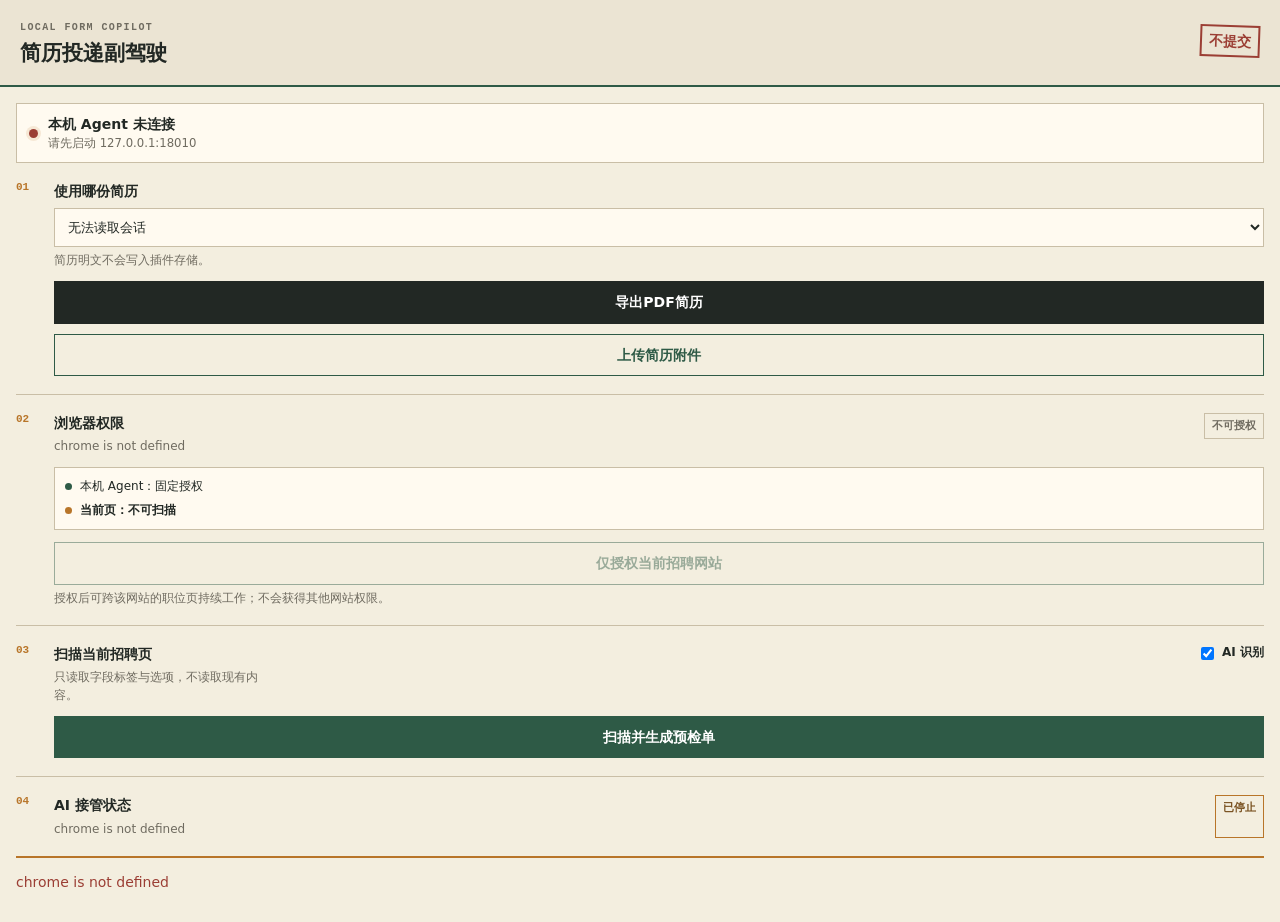
<file: browser_extension/panel.html>
<!doctype html>
<html lang="zh-CN">
<head>
  <meta charset="utf-8" />
  <meta name="viewport" content="width=device-width, initial-scale=1" />
  <title>简历投递副驾驶</title>
  <link rel="stylesheet" href="panel.css" />
</head>
<body>
  <header class="masthead">
    <div><span class="eyebrow">LOCAL FORM COPILOT</span><h1>简历投递副驾驶</h1></div>
    <span class="seal">不提交</span>
  </header>

  <main>
    <section class="status-strip" aria-live="polite">
      <span id="agent-dot" class="dot"></span>
      <div><strong id="agent-status">正在连接本机 Agent</strong><small id="agent-detail">127.0.0.1:18010</small></div>
    </section>

    <section class="sheet">
      <div class="section-number">01</div>
      <div class="section-body">
        <label for="session-select">使用哪份简历</label>
        <select id="session-select"><option value="">正在读取会话…</option></select>
        <p id="session-meta" class="hint">简历明文不会写入插件存储。</p>
        <button id="export-word-button" class="primary ink" type="button">导出PDF简历</button>
        <button id="upload-resume-button" class="secondary" type="button">上传简历附件</button>
      </div>
    </section>

    <section class="sheet">
      <div class="section-number">02</div>
      <div class="section-body">
        <div class="permission-head">
          <div><strong>浏览器权限</strong><p id="site-origin" class="hint">正在检查当前站点…</p></div>
          <span id="permission-badge" class="badge neutral">检查中</span>
        </div>
        <div class="permission-ledger">
          <span><i class="ledger-dot fixed"></i>本机 Agent：固定授权</span>
          <span><i id="site-dot" class="ledger-dot"></i><b id="site-access-label">当前页：临时访问</b></span>
        </div>
        <button id="grant-site-button" class="secondary">仅授权当前招聘网站</button>
        <button id="revoke-site-button" class="link-button" hidden>撤销当前网站持续权限</button>
        <p class="hint">授权后可跨该网站的职位页持续工作；不会获得其他网站权限。</p>
      </div>
    </section>

    <section class="sheet">
      <div class="section-number">03</div>
      <div class="section-body">
        <div class="row"><div><strong>扫描当前招聘页</strong><p class="hint">只读取字段标签与选项，不读取现有内容。</p></div><label class="ai-toggle"><input id="use-ai" type="checkbox" checked /> AI 识别</label></div>
        <button id="scan-button" class="primary">扫描并生成预检单</button>
      </div>
    </section>

    <section class="sheet auth-entry">
      <div class="section-number">04</div>
      <div class="section-body">
        <div class="row"><div><strong>AI 接管状态</strong><p id="takeover-status" class="hint">请先在招聘网站上完成登录，进入需要填写简历的页面后，点击浏览器右上角的扩展图标打开简历投递副驾驶。</p></div><span id="takeover-badge" class="badge neutral">请先打开副驾驶</span></div>
      </div>
    </section>

    <section id="plan-section" class="plan" hidden>
      <div class="plan-head"><div><span class="eyebrow">FILL PREVIEW</span><h2>填表预检清单</h2></div><span id="ai-badge" class="badge">规则</span></div>
      <div class="metrics"><div><strong id="fill-count">0</strong><span>建议填入</span></div><div><strong id="skip-count">0</strong><span>安全跳过</span></div></div>
      <div id="action-list" class="action-list"></div>
      <details><summary>查看跳过项</summary><div id="skip-list" class="skip-list"></div></details>
      <p class="boundary">AI 会先核验同源在招岗位；普通填表不会操作证件信息或人口统计项。验证码只能由你在“认证接力”中手动输入，最终提交必须逐岗位明确授权。</p>
      <button id="highlight-button" class="secondary">先在页面标记待填字段</button>
      <button id="fill-button" class="primary ink">填入当前页的空白字段</button>
    </section>

    <p id="message" class="message" aria-live="polite"></p>
    <div id="upload-confirm-bar" hidden>
      <span id="upload-confirm-text">简历已导出，是否上传？</span>
      <button id="upload-confirm-yes" class="primary ink" type="button">立即上传</button>
      <button id="upload-confirm-no" class="secondary" type="button">跳过</button>
    </div>
  </main>

  <dialog id="auth-dialog" aria-labelledby="auth-title">
    <form method="dialog" class="auth-receipt">
      <div class="receipt-head">
        <div><span class="eyebrow">AI APPLICATION HANDOFF</span><h2 id="auth-title">AI 投递接力</h2></div>
        <button id="auth-close-button" class="icon-button" value="cancel" aria-label="关闭认证接力">×</button>
      </div>
      <ol class="auth-steps" aria-label="认证步骤">
        <li id="auth-step-phone" class="active">1 官网接管</li>
        <li id="auth-step-code">2 验证码</li>
        <li id="auth-step-continue">3 自动投递</li>
      </ol>
      <p id="auth-origin" class="origin-slip"></p>
      <p id="auth-account-warning" class="boundary" hidden>该招聘网站提示：未注册手机号可能会创建招聘账号。继续即表示你确认该结果。</p>
      <div id="auth-otp-stage">
        <label class="auth-field" for="auth-otp">短信验证码</label>
        <input id="auth-otp" inputmode="numeric" autocomplete="one-time-code" placeholder="收到后由你手动填写" disabled />
      </div>
      <label id="auth-consent-row" class="consent-approval" hidden>
        <input id="auth-consent-approval" type="checkbox" />
        <span>我授权副驾驶仅为本次登录勾选招聘网站的隐私/用户协议同意项。<a id="auth-policy-link" href="#" target="_blank" rel="noreferrer" hidden>查看原文</a></span>
      </label>
      <label id="auth-submit-row" class="consent-approval submit-approval" hidden>
        <input id="auth-submit-approval" type="checkbox" />
        <span id="auth-submit-copy">我确认由 AI 为本岗位填写官网申请表，并在没有缺失字段、人工声明或人机验证时点击最终提交。</span>
      </label>
      <p id="auth-dialog-message" class="message" aria-live="polite"></p>
      <button id="complete-auth-button" class="primary ink" type="button" disabled>登录 / 创建招聘账号并继续</button>
      <p class="hard-stop">硬边界：不读取短信、不破解人机验证；必填字段、附件或人工声明不完整时不会提交。</p>
    </form>
  </dialog>
  <script src="permission-utils.js"></script>
  <script src="panel.js"></script>
</body>
</html>
</file>
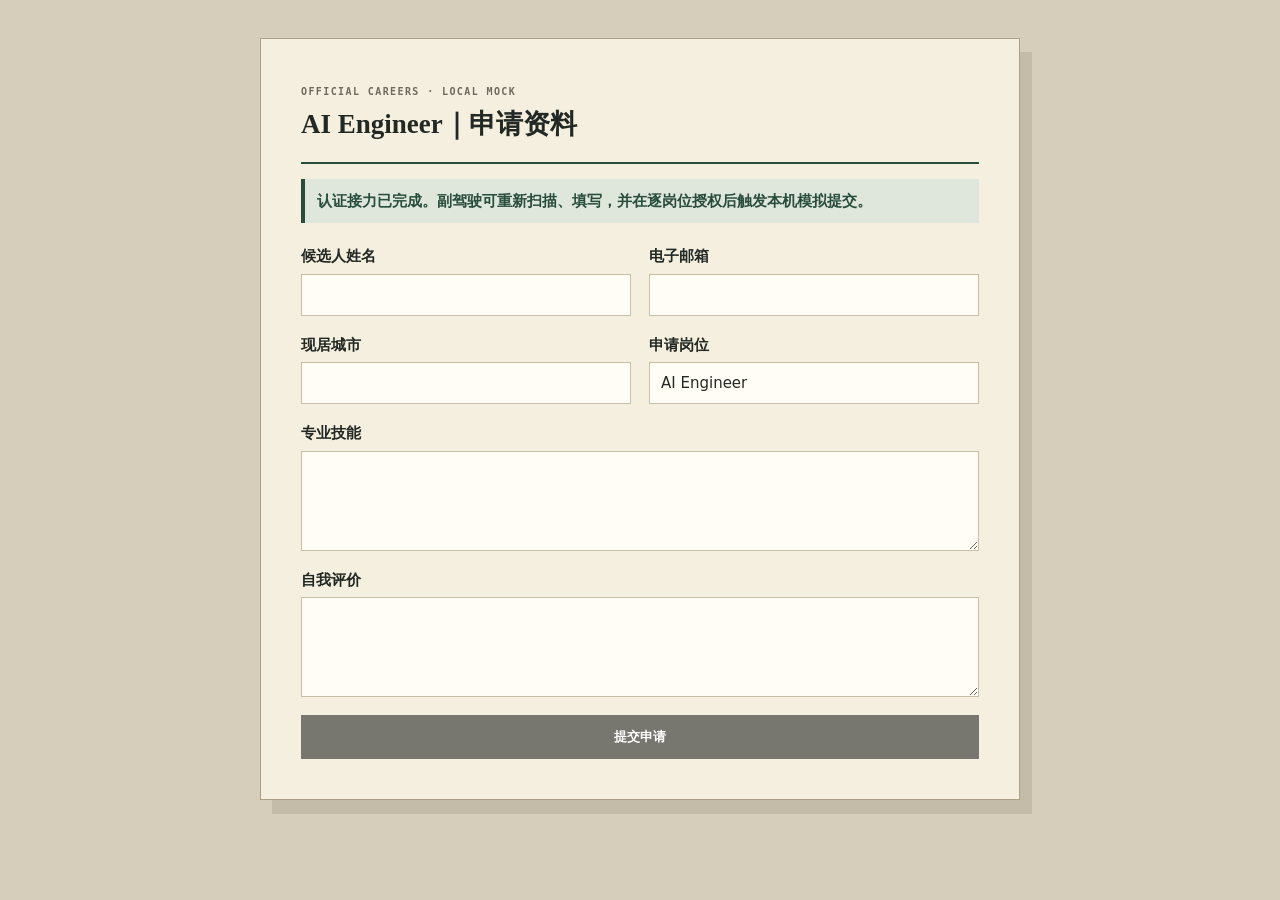
<file: src/resume_campaign_agent/static/browser-auth-complete.html>
<!doctype html>
<html lang="zh-CN">
<head>
  <meta charset="utf-8" />
  <meta name="viewport" content="width=device-width, initial-scale=1" />
  <title>星河实业｜职位申请（已完成登录演练）</title>
  <style>
    :root { --paper:#f5efdf; --ink:#222823; --green:#294d3d; --line:#c8bda5; }
    * { box-sizing:border-box; } body { margin:0; color:var(--ink); background:#d6ceba; font:15px/1.5 Inter,"Noto Sans SC",system-ui,sans-serif; }
    main { width:min(760px,calc(100% - 32px)); margin:38px auto; padding:40px; background:var(--paper); border:1px solid #ab9f85; box-shadow:12px 14px 0 #58514425; }
    header { padding-bottom:16px; border-bottom:2px solid var(--green); } small { color:#6f6a5e; font:700 10px ui-monospace,monospace; letter-spacing:.14em; } h1 { margin:4px 0; font:700 27px Georgia,"Noto Serif SC",serif; }
    .success { padding:11px 12px; color:var(--green); background:#dfe7dc; border-left:4px solid var(--green); font-weight:750; }
    form { display:grid; grid-template-columns:1fr 1fr; gap:18px; margin-top:22px; } label { display:grid; gap:6px; font-weight:700; }.wide { grid-column:1/-1; }
    input,textarea { width:100%; padding:11px; color:var(--ink); background:#fffdf6; border:1px solid var(--line); font:15px system-ui,sans-serif; } textarea { min-height:100px; }
    button { grid-column:1/-1; padding:13px; color:#fff; background:#77776f; border:0; font-weight:800; cursor:not-allowed; }
    @media(max-width:600px){ main{padding:24px}form{grid-template-columns:1fr}.wide,button{grid-column:auto} }
  </style>
</head>
<body>
  <main>
    <header><small>OFFICIAL CAREERS · LOCAL MOCK</small><h1>AI Engineer｜申请资料</h1></header>
    <p class="success">认证接力已完成。副驾驶可重新扫描、填写，并在逐岗位授权后触发本机模拟提交。</p>
    <form autocomplete="off">
      <label>候选人姓名<input name="candidate_name" autocomplete="name" /></label>
      <label>电子邮箱<input name="contact_email" type="email" autocomplete="email" /></label>
      <label>现居城市<input name="current_city" /></label>
      <label>申请岗位<input name="position_applied" value="AI Engineer" readonly /></label>
      <label class="wide">专业技能<textarea name="skills"></textarea></label>
      <label class="wide">自我评价<textarea name="self_evaluation"></textarea></label>
      <button id="submit-application" type="button">提交申请</button>
    </form>
  </main>
  <script>
    document.querySelector('#submit-application').addEventListener('click', () => {
      location.assign('/browser-submission-receipt');
    });
  </script>
</body>
</html>
</file>
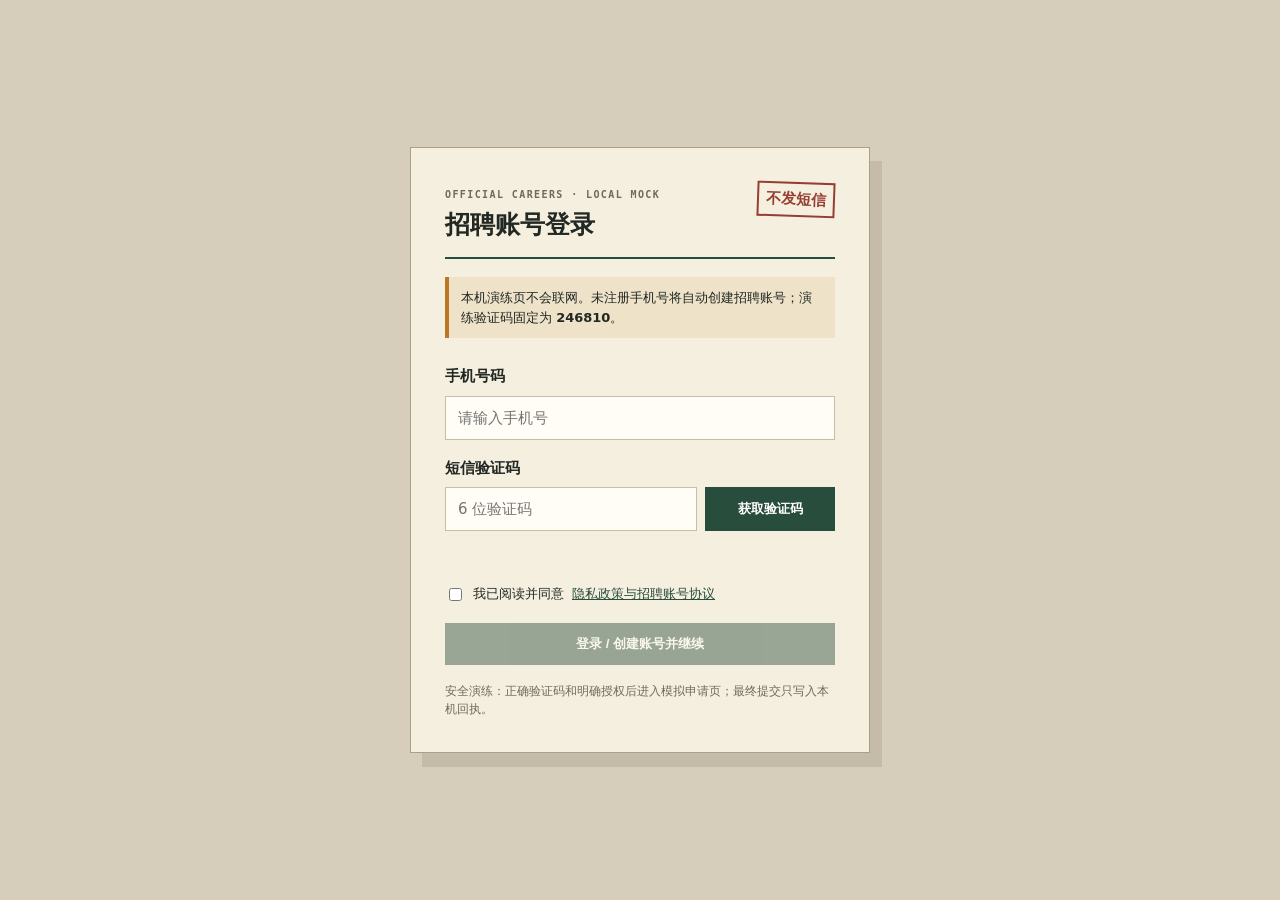
<file: src/resume_campaign_agent/static/browser-auth-test.html>
<!doctype html>
<html lang="zh-CN">
<head>
  <meta charset="utf-8" />
  <meta name="viewport" content="width=device-width, initial-scale=1" />
  <title>星河实业招聘账号登录｜认证接力演练</title>
  <style>
    :root { --paper:#f5efdf; --ink:#222823; --green:#294d3d; --amber:#bd7625; --red:#963e34; --line:#c8bda5; }
    * { box-sizing:border-box; }
    body { margin:0; min-height:100vh; display:grid; place-items:center; color:var(--ink); background:#d6ceba; font:15px/1.5 Inter,"Noto Sans SC",system-ui,sans-serif; }
    main { width:min(460px,calc(100% - 30px)); padding:34px; background:var(--paper); border:1px solid #ab9f85; box-shadow:12px 14px 0 #58514425; }
    header { display:flex; justify-content:space-between; gap:20px; padding-bottom:16px; border-bottom:2px solid var(--green); }
    small { color:#6f6a5e; font:700 10px ui-monospace,monospace; letter-spacing:.14em; } h1 { margin:4px 0 0; font:700 25px Georgia,"Noto Serif SC",serif; }
    .seal { align-self:flex-start; padding:4px 7px; color:var(--red); border:2px solid; font-weight:800; transform:rotate(2deg); }
    .notice { margin:18px 0; padding:11px 12px; background:#eee2c9; border-left:4px solid var(--amber); font-size:13px; }
    form { display:grid; gap:8px; } label { margin-top:9px; font-weight:750; }
    input { width:100%; padding:12px; color:var(--ink); background:#fffdf6; border:1px solid var(--line); font:15px system-ui,sans-serif; }
    .code-row { display:grid; grid-template-columns:1fr 130px; gap:8px; } button { padding:12px; color:#fff; background:var(--green); border:0; font-weight:800; cursor:pointer; } button:disabled { opacity:.45; cursor:not-allowed; }
    .consent { display:flex; gap:8px; align-items:flex-start; margin:11px 0; font-weight:500; font-size:13px; }.consent input { width:auto; margin-top:4px; }
    a { color:var(--green); }.mock-code { min-height:22px; margin:4px 0 0; color:var(--red); font-weight:750; }
    footer { margin-top:17px; color:#6f6a5e; font-size:12px; }
  </style>
</head>
<body>
  <main>
    <header><div><small>OFFICIAL CAREERS · LOCAL MOCK</small><h1>招聘账号登录</h1></div><span class="seal">不发短信</span></header>
    <p class="notice">本机演练页不会联网。未注册手机号将自动创建招聘账号；演练验证码固定为 <strong>246810</strong>。</p>
    <form id="auth-form" autocomplete="off">
      <label for="mobile">手机号码</label>
      <input id="mobile" name="mobile" type="tel" autocomplete="tel" placeholder="请输入手机号" required />
      <label for="sms-code">短信验证码</label>
      <div class="code-row">
        <input id="sms-code" name="sms_otp" inputmode="numeric" autocomplete="one-time-code" placeholder="6 位验证码" required />
        <button id="get-code" type="button">获取验证码</button>
      </div>
      <p id="mock-code" class="mock-code" aria-live="polite"></p>
      <label class="consent"><input id="privacy" name="privacy_consent" type="checkbox" />我已阅读并同意<a href="#privacy-note">隐私政策与招聘账号协议</a></label>
      <button id="login-button" type="button" disabled>登录 / 创建账号并继续</button>
    </form>
    <footer id="privacy-note">安全演练：正确验证码和明确授权后进入模拟申请页；最终提交只写入本机回执。</footer>
  </main>
  <script>
    const phone = document.querySelector('#mobile');
    const otp = document.querySelector('#sms-code');
    const consent = document.querySelector('#privacy');
    const login = document.querySelector('#login-button');
    const codeNotice = document.querySelector('#mock-code');
    function refresh() {
      login.disabled = !(phone.value.trim() && otp.value.trim() && consent.checked);
    }
    document.querySelector('#get-code').addEventListener('click', () => {
      if (!/^\+?[0-9][0-9\s-]{5,19}$/.test(phone.value.trim())) {
        codeNotice.textContent = '请先填写有效手机号。';
        return;
      }
      codeNotice.textContent = '演练验证码：246810（仅本机显示，没有发送短信）';
    });
    [phone, otp].forEach((input) => input.addEventListener('input', refresh));
    consent.addEventListener('change', refresh);
    login.addEventListener('click', () => {
      if (otp.value.trim() !== '246810') {
        codeNotice.textContent = '演练验证码不正确，请重新填写。';
        return;
      }
      location.assign('/browser-auth-complete');
    });
  </script>
</body>
</html>
</file>
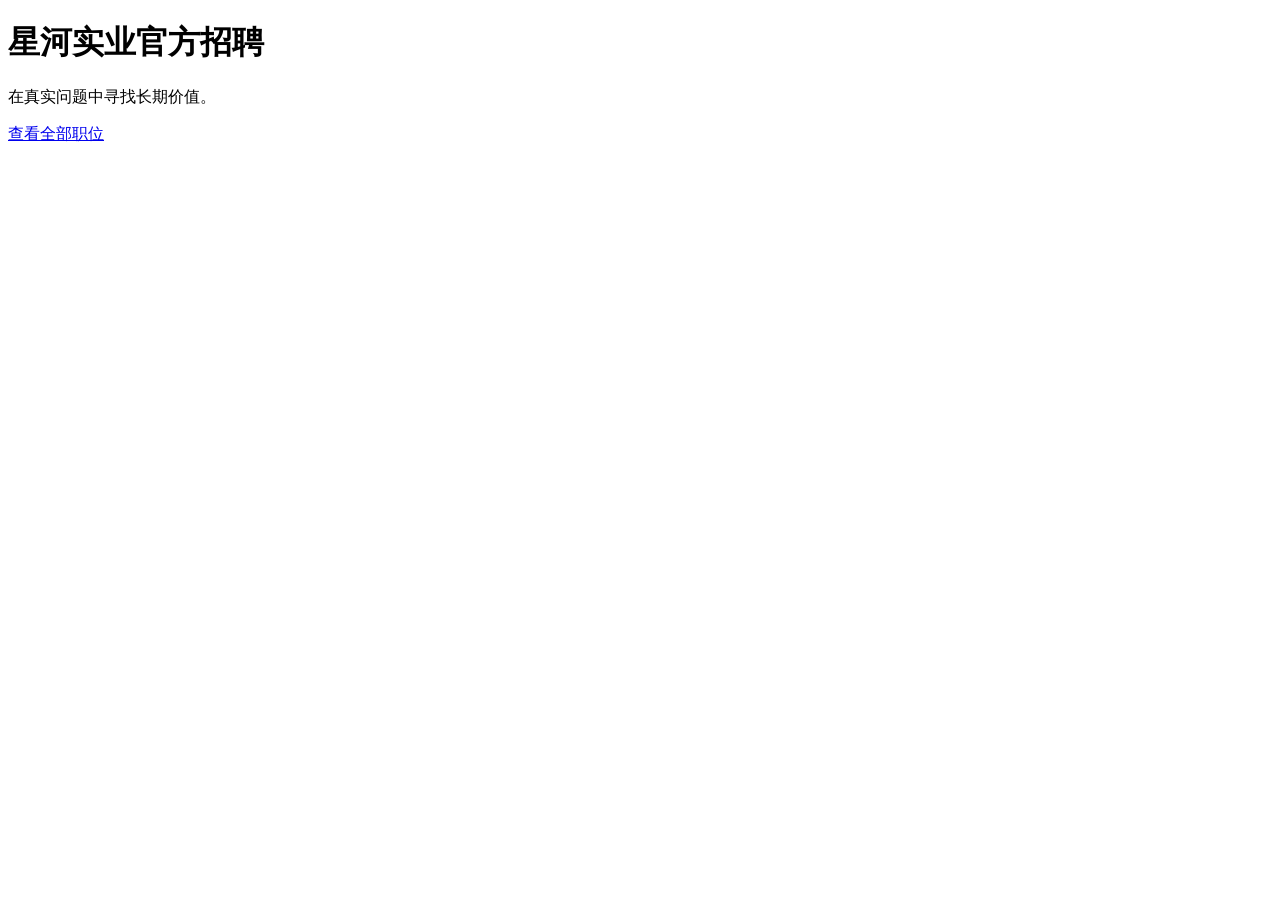
<file: src/resume_campaign_agent/static/browser-career-home.html>
<!doctype html>
<html lang="zh-CN"><head><meta charset="utf-8"><title>星河实业官方招聘</title></head>
<body><main><h1>星河实业官方招聘</h1><p>在真实问题中寻找长期价值。</p><a href="/browser-fixture/jobs">查看全部职位</a></main></body></html>
</file>
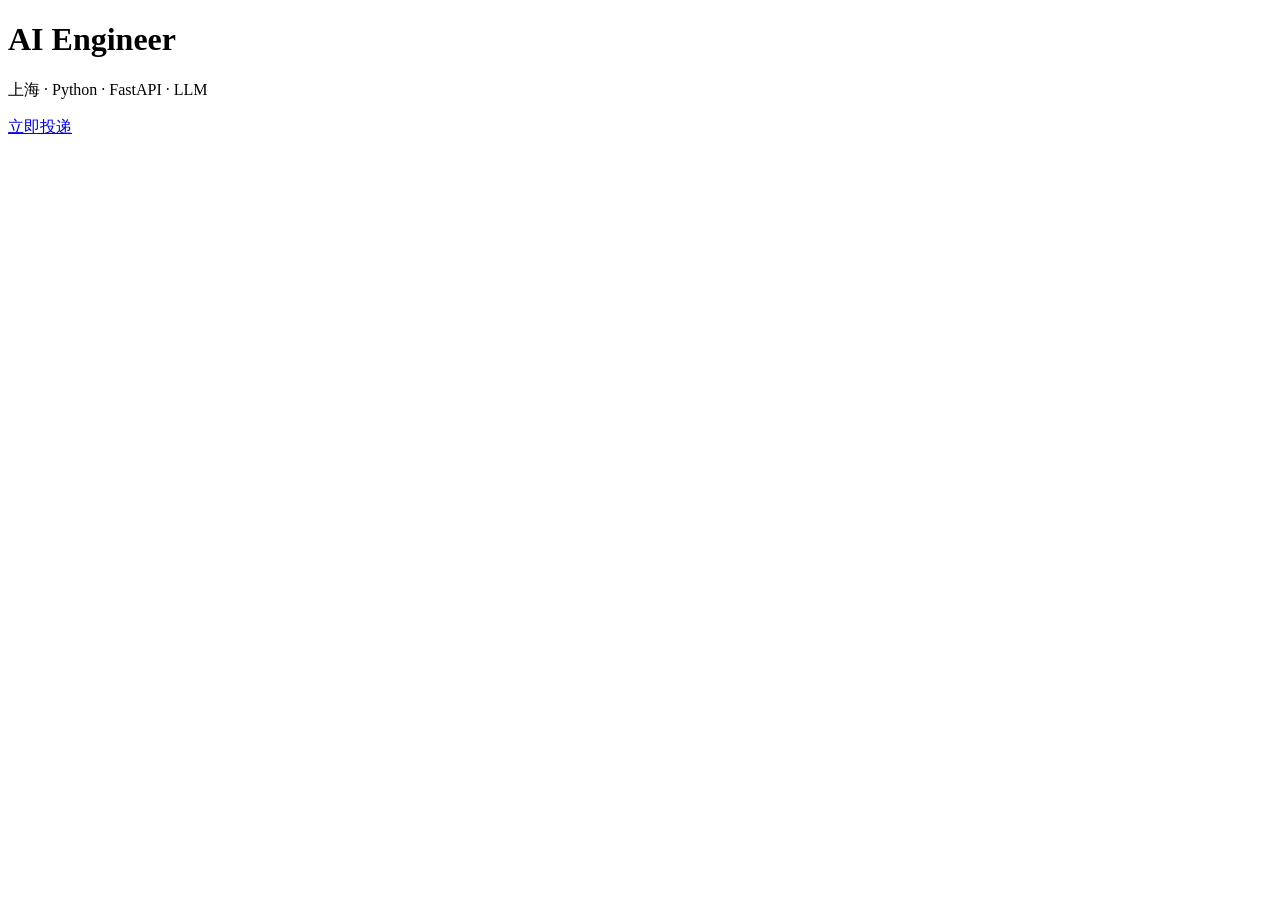
<file: src/resume_campaign_agent/static/browser-job-detail.html>
<!doctype html>
<html lang="zh-CN"><head><meta charset="utf-8"><title>AI Engineer｜星河实业</title></head>
<body><main><h1>AI Engineer</h1><p>上海 · Python · FastAPI · LLM</p><a href="/browser-auth-test">立即投递</a></main></body></html>
</file>
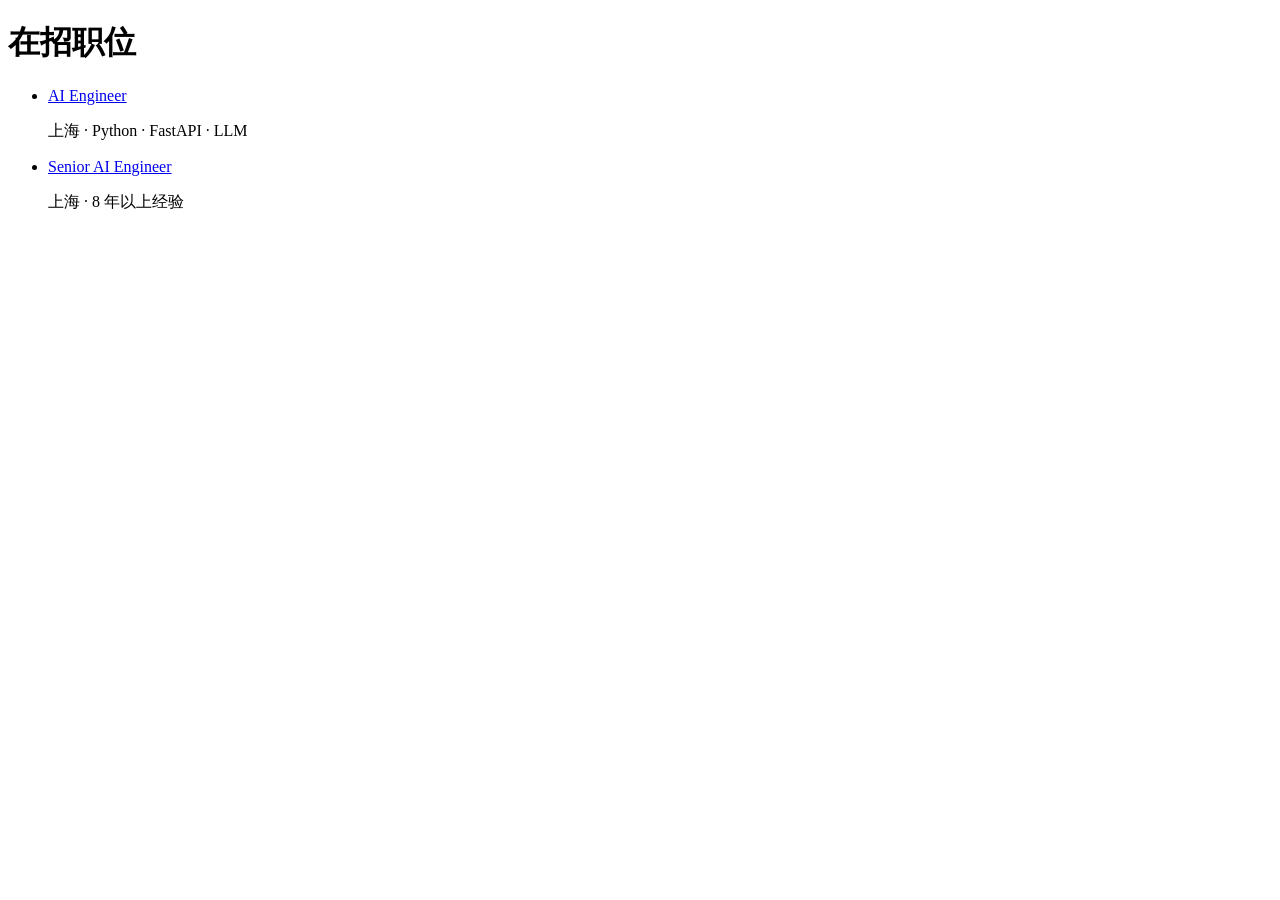
<file: src/resume_campaign_agent/static/browser-job-list.html>
<!doctype html>
<html lang="zh-CN"><head><meta charset="utf-8"><title>星河实业在招职位</title></head>
<body><main><h1>在招职位</h1><ul>
<li><a href="/browser-fixture/position/10001/detail">AI Engineer</a><p>上海 · Python · FastAPI · LLM</p></li>
<li><a href="/browser-fixture/position/10002/detail">Senior AI Engineer</a><p>上海 · 8 年以上经验</p></li>
</ul></main></body></html>
</file>
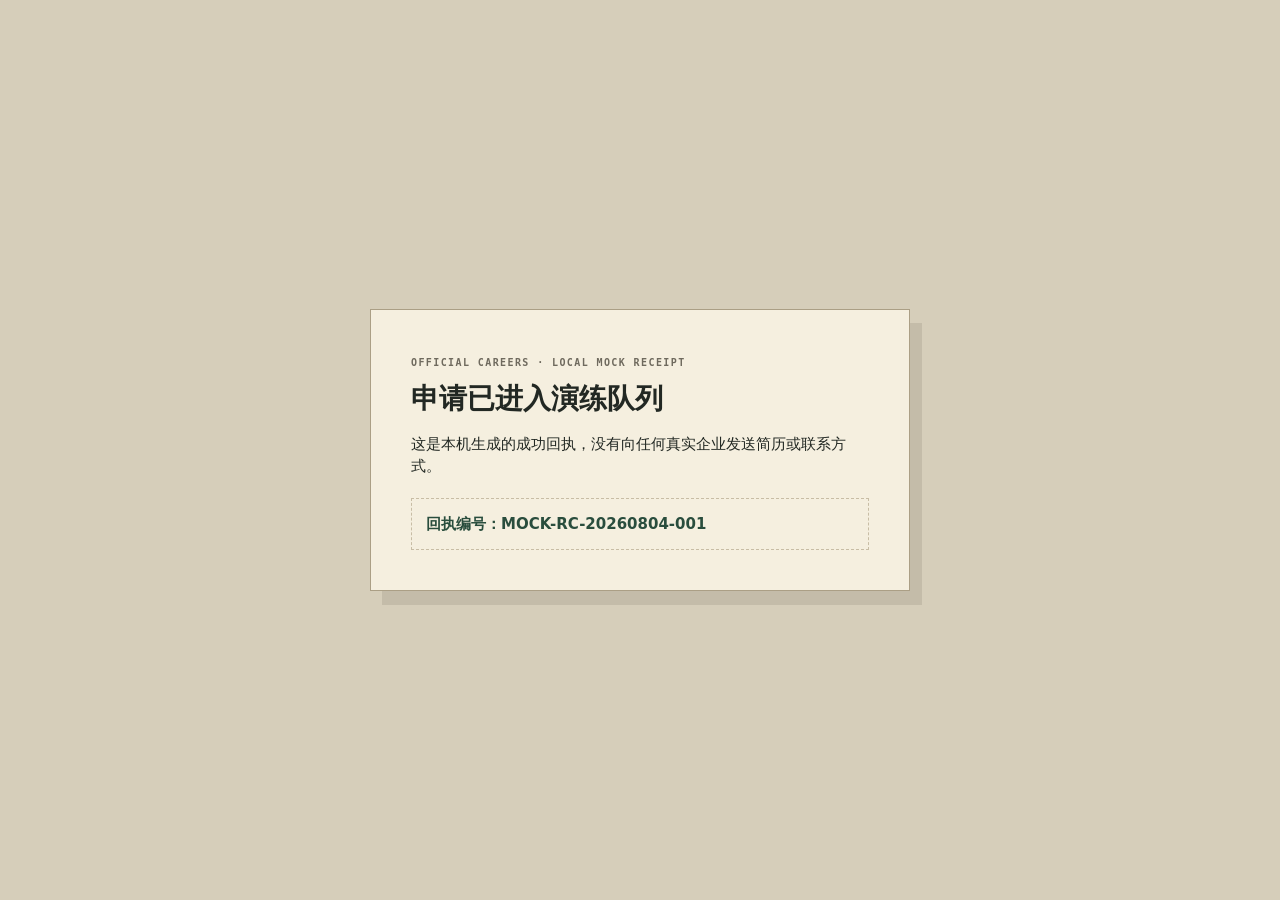
<file: src/resume_campaign_agent/static/browser-submission-receipt.html>
<!doctype html>
<html lang="zh-CN">
<head>
  <meta charset="utf-8" />
  <meta name="viewport" content="width=device-width, initial-scale=1" />
  <title>星河实业｜投递成功回执（本机演练）</title>
  <style>
    :root { --paper:#f5efdf; --ink:#222823; --green:#294d3d; --line:#c8bda5; }
    * { box-sizing:border-box; } body { margin:0; min-height:100vh; display:grid; place-items:center; color:var(--ink); background:#d6ceba; font:15px/1.5 Inter,"Noto Sans SC",system-ui,sans-serif; }
    main { width:min(540px,calc(100% - 32px)); padding:40px; background:var(--paper); border:1px solid #ab9f85; box-shadow:12px 14px 0 #58514425; }
    small { color:#6f6a5e; font:700 10px ui-monospace,monospace; letter-spacing:.14em; } h1 { margin:7px 0 12px; font:700 28px Georgia,"Noto Serif SC",serif; }
    .receipt { margin-top:20px; padding:14px; border:1px dashed var(--line); color:var(--green); font-weight:750; }
  </style>
</head>
<body>
  <main>
    <small>OFFICIAL CAREERS · LOCAL MOCK RECEIPT</small>
    <h1>申请已进入演练队列</h1>
    <p>这是本机生成的成功回执，没有向任何真实企业发送简历或联系方式。</p>
    <div class="receipt">回执编号：MOCK-RC-20260804-001</div>
  </main>
</body>
</html>
</file>
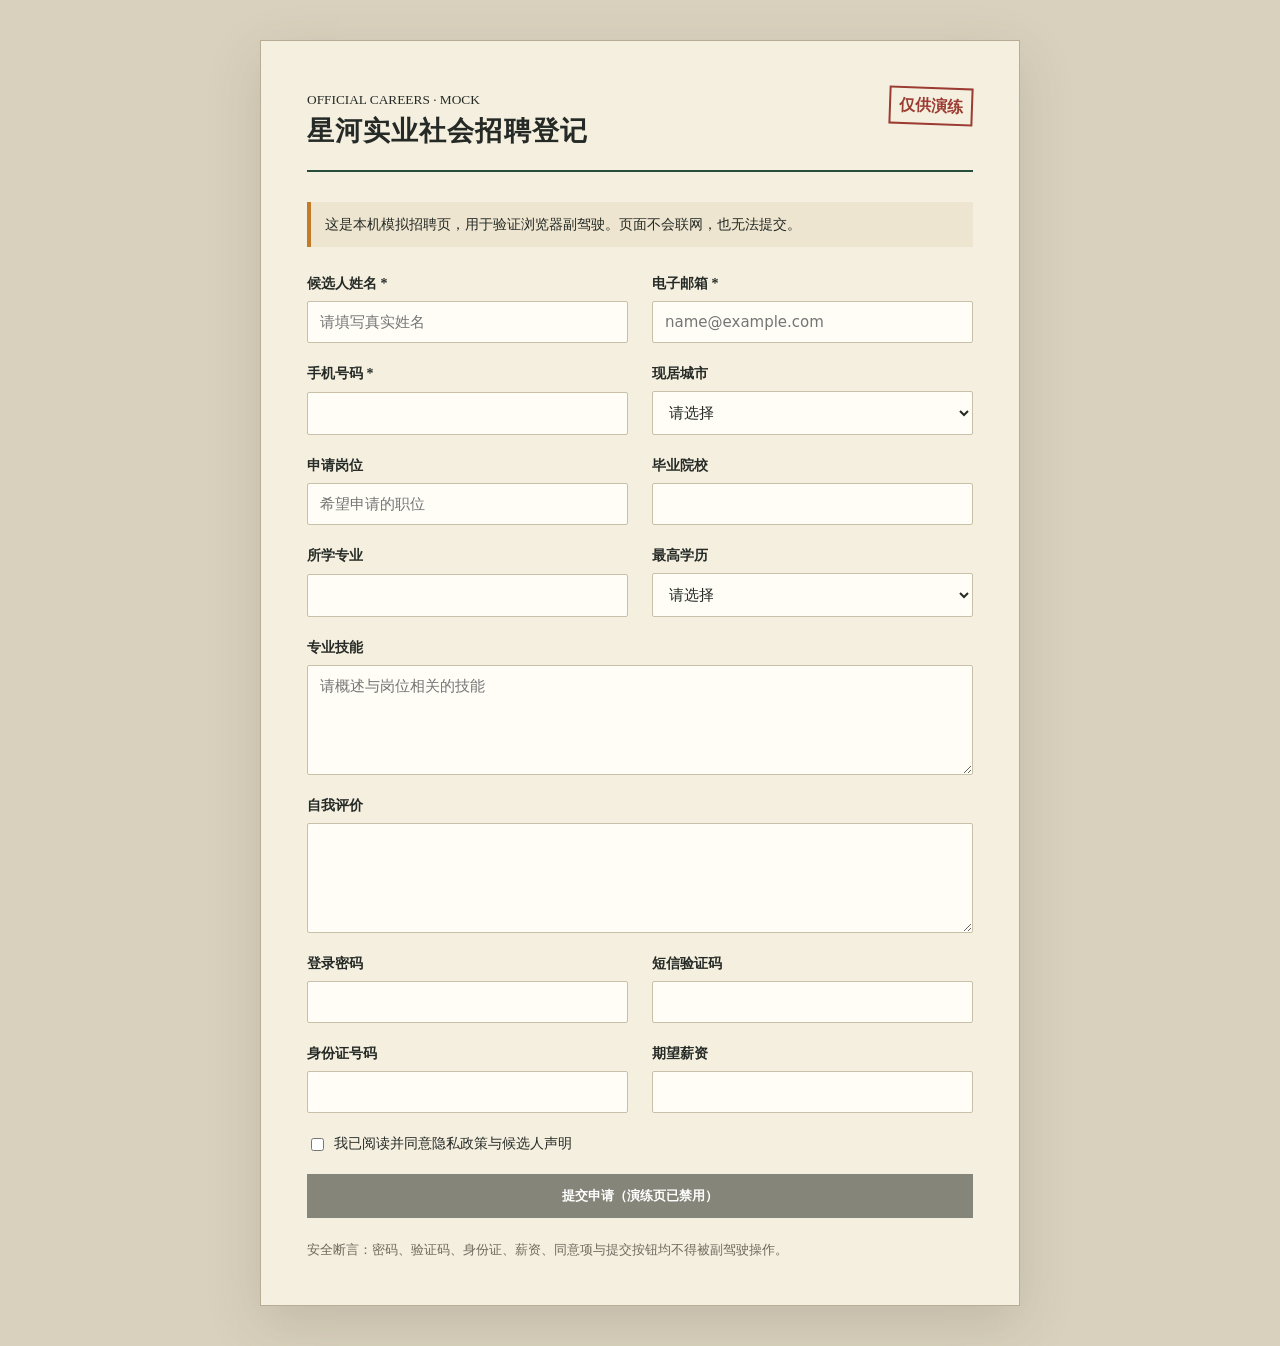
<file: src/resume_campaign_agent/static/browser-test.html>
<!doctype html>
<html lang="zh-CN">
<head>
  <meta charset="utf-8" />
  <meta name="viewport" content="width=device-width, initial-scale=1" />
  <title>星河实业｜社会招聘申请表（安全演练）</title>
  <style>
    :root { --paper:#f4efdf; --ink:#252a26; --green:#274d3d; --amber:#c17b29; --line:#c9c0aa; }
    * { box-sizing:border-box; }
    body { margin:0; color:var(--ink); background:#d9d1bd; font:16px/1.5 Georgia,"Noto Serif SC",serif; }
    main { width:min(760px,calc(100% - 32px)); margin:40px auto; padding:46px; background:var(--paper); border:1px solid #b8ad94; box-shadow:0 18px 50px #4b45382b; }
    header { display:flex; justify-content:space-between; gap:24px; border-bottom:2px solid var(--green); padding-bottom:18px; margin-bottom:30px; }
    h1 { margin:0; font-size:27px; letter-spacing:.04em; } .seal { color:#9b3b31; border:2px solid; padding:5px 8px; transform:rotate(2deg); align-self:flex-start; font-weight:700; }
    .notice { padding:12px 14px; background:#ede5cf; border-left:4px solid var(--amber); font-size:14px; }
    form { display:grid; grid-template-columns:1fr 1fr; gap:20px 24px; margin-top:26px; }
    label { display:grid; gap:7px; font-weight:700; font-size:14px; }
    label.wide { grid-column:1 / -1; }
    input,select,textarea { width:100%; border:1px solid var(--line); background:#fffdf6; padding:11px 12px; font:15px system-ui,sans-serif; color:var(--ink); border-radius:2px; }
    textarea { min-height:110px; resize:vertical; }
    .consent { display:flex; grid-column:1 / -1; align-items:flex-start; font-weight:400; }
    .consent input { width:auto; margin-top:5px; }
    button { grid-column:1 / -1; padding:13px; color:white; background:#858579; border:0; font-weight:700; cursor:not-allowed; }
    footer { margin-top:22px; color:#6f6a5d; font-size:13px; }
    @media(max-width:620px){ main{padding:25px}.seal{display:none}form{grid-template-columns:1fr}label.wide,.consent,button{grid-column:auto} }
  </style>
</head>
<body>
  <main>
    <header><div><small>OFFICIAL CAREERS · MOCK</small><h1>星河实业社会招聘登记</h1></div><span class="seal">仅供演练</span></header>
    <p class="notice">这是本机模拟招聘页，用于验证浏览器副驾驶。页面不会联网，也无法提交。</p>
    <form id="mock-job-form" autocomplete="off">
      <label>候选人姓名 *<input name="candidate_name" autocomplete="name" required placeholder="请填写真实姓名" /></label>
      <label>电子邮箱 *<input type="email" name="contact_email" autocomplete="email" required placeholder="name@example.com" /></label>
      <label>手机号码 *<input type="tel" name="mobile" autocomplete="tel" required /></label>
      <label>现居城市<select name="current_city"><option value="">请选择</option><option>北京</option><option>上海</option><option>深圳</option><option>杭州</option><option>成都</option></select></label>
      <label>申请岗位<input name="position_applied" placeholder="希望申请的职位" /></label>
      <label>毕业院校<input name="university" /></label>
      <label>所学专业<input name="major" /></label>
      <label>最高学历<select name="degree"><option value="">请选择</option><option>大专</option><option>本科</option><option>硕士</option><option>博士</option></select></label>
      <label class="wide">专业技能<textarea name="skills" placeholder="请概述与岗位相关的技能"></textarea></label>
      <label class="wide">自我评价<textarea name="self_evaluation"></textarea></label>
      <label>登录密码<input type="password" name="account_password" /></label>
      <label>短信验证码<input inputmode="numeric" name="sms_otp" /></label>
      <label>身份证号码<input name="identity_document" /></label>
      <label>期望薪资<input name="expected_salary" /></label>
      <label class="consent"><input type="checkbox" name="privacy_consent" />我已阅读并同意隐私政策与候选人声明</label>
      <button type="submit" disabled>提交申请（演练页已禁用）</button>
    </form>
    <footer>安全断言：密码、验证码、身份证、薪资、同意项与提交按钮均不得被副驾驶操作。</footer>
  </main>
</body>
</html>
</file>
<file: browser_extension/panel.css>
:root {
  color-scheme: light;
  --paper: #f3eedf; --paper-2: #e8e0cc; --ink: #222824; --muted: #6f6b60;
  --green: #2e5a46; --amber: #b87529; --red: #9b3e34; --line: #c9bea6;
}
* { box-sizing: border-box; }
body { margin: 0; min-width: 320px; color: var(--ink); background: var(--paper); font: 14px/1.45 Inter, "Noto Sans SC", system-ui, sans-serif; }
.masthead { display: flex; justify-content: space-between; align-items: flex-start; padding: 22px 20px 17px; border-bottom: 2px solid var(--green); background: #ebe4d3; }
.eyebrow { display: block; color: var(--muted); font: 700 10px/1.2 ui-monospace, SFMono-Regular, monospace; letter-spacing: .14em; }
h1,h2 { font-family: Georgia, "Noto Serif SC", serif; } h1 { margin: 4px 0 0; font-size: 21px; } h2 { margin: 2px 0 0; font-size: 20px; }
.seal { margin-top: 3px; padding: 4px 7px; color: var(--red); border: 2px solid var(--red); font-weight: 800; transform: rotate(2deg); }
main { padding: 16px; }
.status-strip { display: flex; gap: 10px; align-items: center; padding: 10px 12px; border: 1px solid var(--line); background: #fffaf0; }
.status-strip small { display: block; color: var(--muted); }.dot { width: 9px; height: 9px; border-radius: 50%; background: var(--amber); box-shadow: 0 0 0 3px #b8752922; }.dot.online { background: var(--green); }.dot.offline { background: var(--red); }
.sheet { display: grid; grid-template-columns: 30px 1fr; gap: 8px; padding: 18px 0; border-bottom: 1px solid var(--line); }.section-number { color: var(--amber); font: 800 11px ui-monospace, monospace; }.section-body { min-width: 0; }
label,.section-body strong { font-weight: 750; } select { width: 100%; margin-top: 7px; padding: 10px 9px; border: 1px solid var(--line); border-radius: 0; background: #fffaf0; color: var(--ink); }
.hint { margin: 5px 0 0; color: var(--muted); font-size: 12px; }.row { display: flex; justify-content: space-between; gap: 8px; }.row p { max-width: 210px; }.ai-toggle { display: flex; gap: 5px; align-items: flex-start; white-space: nowrap; font-size: 12px; }
button { width: 100%; border: 0; cursor: pointer; font: inherit; font-weight: 800; }.primary { margin-top: 12px; padding: 11px; color: white; background: var(--green); }.primary:hover { background: #234737; }.primary:disabled { opacity: .45; cursor: wait; }.primary.ink { background: var(--ink); }.secondary { margin-top: 10px; padding: 10px; color: var(--green); border: 1px solid var(--green); background: transparent; }.secondary:hover { background: #2e5a460d; }.secondary:disabled { opacity: .45; cursor: not-allowed; }.link-button { padding: 9px; color: var(--green); background: transparent; text-decoration: underline; text-underline-offset: 3px; }
.primary.amber { background: #8b5a20; }.primary.amber:hover { background: #704718; }
.plan { margin-top: 18px; padding: 15px; border: 1px solid var(--line); background: #fffaf0; box-shadow: 5px 5px 0 var(--paper-2); }.plan-head { display: flex; justify-content: space-between; align-items: flex-start; }.badge { padding: 4px 7px; color: var(--green); border: 1px solid var(--green); font-size: 11px; font-weight: 800; }
.metrics { display: grid; grid-template-columns: 1fr 1fr; gap: 1px; margin: 14px 0; background: var(--line); border: 1px solid var(--line); }.metrics div { padding: 10px; background: var(--paper); }.metrics strong { display: block; font: 700 22px Georgia,serif; }.metrics span { color: var(--muted); font-size: 11px; }
.action-list,.skip-list { display: grid; gap: 7px; }.action { display: grid; grid-template-columns: 1fr auto; gap: 5px 10px; padding: 9px 0; border-bottom: 1px dotted var(--line); }.action strong { font-size: 13px; }.action code { color: var(--muted); font-size: 11px; }.preview { color: var(--green); font-weight: 700; }.skip { padding: 7px 0; color: var(--muted); font-size: 12px; border-bottom: 1px dotted var(--line); }.skip strong { color: var(--ink); }
details { margin-top: 12px; } summary { cursor: pointer; color: var(--muted); font-weight: 700; }.boundary { margin: 14px 0 0; padding: 10px; color: #664b25; background: #f0e2c9; border-left: 3px solid var(--amber); font-size: 12px; }.message { min-height: 20px; color: var(--muted); }.message.error { color: var(--red); }.message.success { color: var(--green); font-weight: 700; }
.permission-head { display: flex; justify-content: space-between; gap: 8px; align-items: flex-start; }.badge.neutral { color: var(--muted); border-color: var(--line); }.badge.granted { color: var(--green); border-color: var(--green); }.badge.temporary { color: #78501f; border-color: var(--amber); }.permission-ledger { display: grid; gap: 7px; margin: 11px 0 2px; padding: 10px; border: 1px solid var(--line); background: #fffaf0; font-size: 12px; }.permission-ledger span { display: flex; gap: 8px; align-items: center; }.permission-ledger b { font-weight: 650; }.ledger-dot { display: inline-block; width: 7px; height: 7px; border-radius: 50%; background: var(--amber); }.ledger-dot.fixed,.ledger-dot.granted { background: var(--green); }
.auth-entry { border-bottom: 2px solid var(--amber); }
dialog { width: min(390px, calc(100vw - 24px)); max-height: calc(100vh - 24px); padding: 0; color: var(--ink); background: var(--paper); border: 1px solid #aa9e84; box-shadow: 10px 12px 0 #2b2c2730; }
dialog::backdrop { background: #20251fcc; backdrop-filter: blur(2px); }
.auth-receipt { padding: 20px; overflow: auto; }
.receipt-head { display: flex; justify-content: space-between; gap: 12px; padding-bottom: 13px; border-bottom: 2px solid var(--green); }
.icon-button { width: 32px; height: 32px; color: var(--muted); background: transparent; font-size: 25px; line-height: 1; }
.auth-steps { display: grid; grid-template-columns: repeat(3, 1fr); margin: 15px 0; padding: 0; list-style: none; border: 1px solid var(--line); }
.auth-steps li { padding: 8px 5px; color: var(--muted); border-right: 1px solid var(--line); text-align: center; font: 700 10px ui-monospace, monospace; }
.auth-steps li:last-child { border-right: 0; }.auth-steps li.active { color: #fff; background: var(--green); }
.origin-slip { margin: 0 0 14px; padding: 8px; overflow-wrap: anywhere; color: var(--muted); background: #fffaf0; border: 1px dashed var(--line); font: 11px ui-monospace, monospace; }
.auth-field { display: block; margin-top: 13px; font-weight: 800; }
#auth-otp-stage > input { width: 100%; margin-top: 6px; padding: 11px 10px; color: var(--ink); background: #fffdf6; border: 1px solid var(--line); border-radius: 0; font: 15px system-ui, sans-serif; }
#auth-otp-stage > input:focus { outline: 2px solid #2e5a4655; border-color: var(--green); }
#auth-otp-stage > input:disabled { opacity: .55; }
.microcopy { margin: 5px 0 0; color: var(--muted); font-size: 11px; }
.consent-approval { display: flex; gap: 8px; align-items: flex-start; margin-top: 14px; padding: 10px; background: #efe4ce; border-left: 3px solid var(--amber); font-size: 12px; font-weight: 600; }
.consent-approval input { flex: 0 0 auto; margin-top: 3px; }.consent-approval a { color: var(--green); }
.submit-approval { background: #dfe8df; border-left-color: var(--green); }
.hard-stop { margin: 12px 0 0; color: var(--red); font-size: 11px; font-weight: 700; }
</file>
